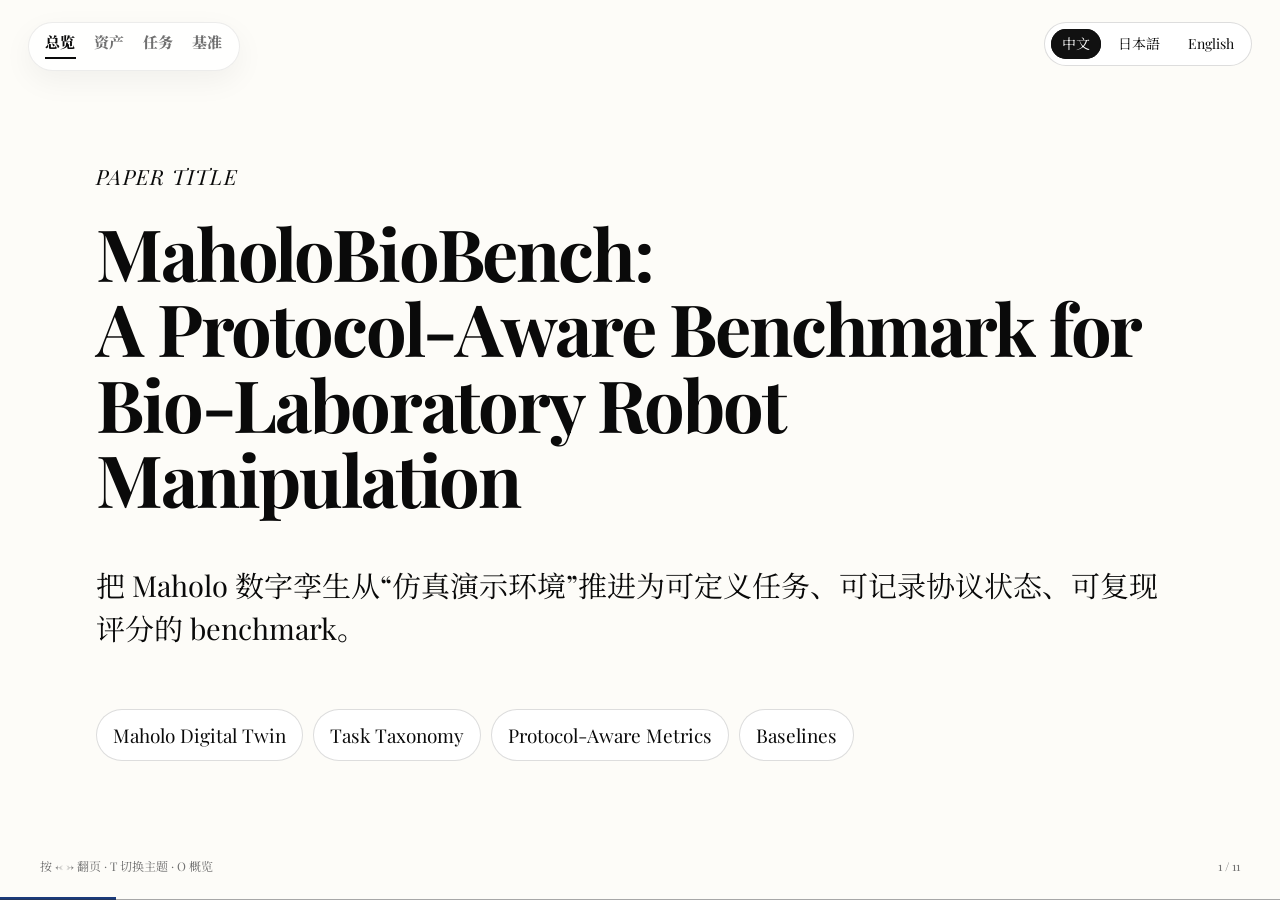
<file: presentation/index.html>
<!DOCTYPE html>
<html lang="zh-CN" data-theme="academic-paper">
<head>
<meta charset="utf-8">
<meta name="viewport" content="width=device-width,initial-scale=1">
<title>MaholoBioBench: A Protocol-Aware Benchmark for Bio-Laboratory Robot Manipulation</title>
<link rel="stylesheet" href="assets/styles/fonts.css">
<link rel="stylesheet" href="assets/styles/base.css">
<link rel="stylesheet" id="theme-link" href="assets/themes/academic-paper.css">
<link rel="stylesheet" href="assets/animations/animations.css">
<link rel="stylesheet" href="assets/styles/page_rail.css">
<link rel="stylesheet" href="assets/styles/site_header.css">
<style>
  .slide { letter-spacing: 0; }
  .kicker { color: var(--muted); font-size: 21px; text-transform: uppercase; letter-spacing: .06em; }
  .title { font-size: 76px; line-height: 1.06; margin: 18px 0; }
  .h2 { font-size: 52px; line-height: 1.12; margin: 10px 0 20px; }
  .lead { font-size: 29px; line-height: 1.48; color: var(--muted); max-width: none; width: 100%; }
  .tag-row { display: flex; gap: 10px; flex-wrap: wrap; margin-top: 30px; }
  .tag { border: 1px solid var(--border); border-radius: 999px; padding: 10px 16px; background: var(--surface); font-size: 19px; }
  .grid2 { display: grid; grid-template-columns: 1fr 1fr; gap: 34px; margin-top: 34px; }
  .grid3 { display: grid; grid-template-columns: repeat(3, 1fr); gap: 34px; margin-top: 34px; }
  .cardx { border: 0; border-top: 2px solid var(--border); border-radius: 0; background: transparent; padding: 20px 0 0; min-height: 140px; }
  .cardx h3 { margin: 0 0 12px; font-size: 28px; line-height: 1.18; }
  .cardx p, .cardx li { font-size: 22px; line-height: 1.48; color: var(--muted); }
  .cardx ul { margin: 14px 0 0; padding-left: 22px; }
  .cardx li { margin-bottom: 14px; }
  .cardx li:last-child { margin-bottom: 0; }
  .table { display: grid; gap: 0; border: 1px solid var(--border); border-radius: 8px; overflow: hidden; margin-top: 24px; }
  .table.c3 { grid-template-columns: 1fr 1.25fr 1.35fr; }
  .table.c4 { grid-template-columns: .9fr 1.25fr 1.25fr 1.3fr; }
  .table div { padding: 15px 16px; border-right: 1px solid var(--border); border-bottom: 1px solid var(--border); background: var(--surface); font-size: 20px; line-height: 1.38; }
  .table.c3 div:nth-child(3n), .table.c4 div:nth-child(4n) { border-right: 0; }
  .table .head { font-weight: 800; background: var(--surface-2); color: var(--text); }
  .table .key { font-weight: 800; color: var(--text); }
  .table .em { background: color-mix(in srgb, var(--accent) 10%, var(--surface)); }
  .hero { display: grid; grid-template-columns: 1.1fr .9fr; gap: 30px; align-items: start; margin-top: 26px; }
  .hero img { width: 100%; max-height: 520px; object-fit: cover; border: 1px solid var(--border); border-radius: 8px; }
  .statement { border: 0; border-radius: 0; background: transparent; padding: 0; font-size: 28px; line-height: 1.46; margin-top: 28px; max-width: none; width: 100%; }
  .numbered-list { counter-reset: item; display: grid; gap: 36px; margin-top: 38px; max-width: none; width: 100%; }
  .numbered-item { counter-increment: item; display: grid; grid-template-columns: 62px 1fr; column-gap: 18px; align-items: start; }
  .numbered-item::before { content: counter(item, decimal-leading-zero); font-size: 34px; line-height: 1.05; font-weight: 800; color: var(--accent); }
  .numbered-item h3 { font-size: 30px; line-height: 1.16; margin: 0 0 7px; }
  .numbered-item p { font-size: 23px; line-height: 1.5; color: var(--muted); margin: 0; }
  .footnote { margin-top: 28px; font-size: 17px; line-height: 1.45; color: var(--muted); max-width: none; width: 100%; }
  .flow { display: grid; grid-template-columns: repeat(5, 1fr); gap: 12px; margin-top: 30px; }
  .flow .node { border: 0; border-top: 2px solid var(--border); border-radius: 0; background: transparent; padding: 18px 0 0; min-height: 112px; font-size: 19px; line-height: 1.42; }
  .flow .node strong { display: block; font-size: 22px; color: var(--text); margin-bottom: 8px; }
  .resource-links { display: grid; grid-template-columns: repeat(3, 1fr); gap: 14px; margin-top: 28px; }
  .resource-link { display: block; text-align: left; text-decoration: none; color: var(--text); border: 1px solid var(--border); border-radius: 8px; background: var(--surface); padding: 18px 20px; transition: transform .16s ease, border-color .16s ease; }
  .resource-link:hover { transform: translateY(-2px); border-color: var(--accent); }
  .resource-link strong { display: block; font-size: 22px; line-height: 1.2; margin-bottom: 7px; }
  .resource-link span { display: block; font-size: 17px; line-height: 1.38; color: var(--muted); }
  .big { font-size: 98px; line-height: 1; font-weight: 900; }
  .center { display: grid; place-items: center; text-align: center; }
  .muted { color: var(--muted); }
  code { font-size: .92em; }
</style>
</head>
<body
  data-themes="academic-paper,minimal-white,corporate-clean,swiss-grid,engineering-whiteprint,blueprint,tokyo-night"
  data-theme-base="assets/themes/">
<div class="site-header">
  <nav class="page-rail" aria-label="Page navigation">
    <a href="index.html" class="is-active" data-i18n="nav.overview">总览</a>
    <a href="env_assets.html" data-i18n="nav.assets">资产</a>
    <a href="tasks.html" data-i18n="nav.tasks">任务</a>
    <a href="baseline.html" data-i18n="nav.baseline">Baseline</a>
  </nav>
  <div class="lang-switch" aria-label="Language switch">
    <button type="button" data-lang="zh" class="is-active" data-i18n="lang.zh">中文</button>
    <button type="button" data-lang="ja" data-i18n="lang.ja">日本語</button>
    <button type="button" data-lang="en" data-i18n="lang.en">English</button>
  </div>
</div>
<div class="deck">

  <section class="slide" data-title="Cover">
    <p class="kicker">Paper Title</p>
    <h1 class="title anim-fade-up" data-anim="fade-up">MaholoBioBench:<br>A Protocol-Aware Benchmark for Bio-Laboratory Robot Manipulation</h1>
    <p class="lead">把 Maholo 数字孪生从“仿真演示环境”推进为可定义任务、可记录协议状态、可复现评分的 benchmark。</p>
    <div class="tag-row">
      <span class="tag">Maholo Digital Twin</span>
      <span class="tag">Task Taxonomy</span>
      <span class="tag">Protocol-Aware Metrics</span>
      <span class="tag">Baselines</span>
    </div>
    <div class="deck-footer"><span class="muted">按 ← → 翻页 · T 切换主题 · O 概览</span><span class="slide-number" data-current="1" data-total="11"></span></div>
    <div class="notes">开场只讲一句：这项研究的主线已经收敛为 benchmark paper，而不是新算法 paper。</div>
  </section>

  <section class="slide" data-title="Main Claim">
    <p class="kicker">Core Position</p>
    <h2 class="h2">MaholoBioBench 不是某个策略，而是一套“考试系统”</h2>
    <div class="statement">
      MaholoBioBench 定义生物实验室机器人在 Maholo 数字孪生中的任务层级、协议状态、评价指标和可复现实验流程，用来区分 <strong>geometric success</strong> 与 <strong>experimental protocol success</strong>。
    </div>
    <div class="numbered-list">
      <div class="numbered-item">
        <div>
          <h3>研究对象</h3>
          <p>面向 Maholo 数字孪生中的生物实验室机器人操作，定义可复现、可比较的任务和评价流程。</p>
        </div>
      </div>
      <div class="numbered-item">
        <div>
          <h3>核心贡献</h3>
          <p>构建仿真环境、任务层级、协议状态、评价指标和 episode 输出格式，让实验操作可以被系统化评分。</p>
        </div>
      </div>
      <div class="numbered-item">
        <div>
          <h3>Baseline 作用</h3>
          <p>用现有策略在冻结任务上建立参考结果，验证任务可执行性、难度梯度和 protocol-aware metrics 的区分能力。</p>
        </div>
      </div>
    </div>
    <p class="footnote">注：这里的“协议”指实验流程中的语义状态，例如步骤进度、样品身份、液体体积、tip 状态、污染约束和设备状态。</p>
    <div class="deck-footer"><span></span><span class="slide-number" data-current="2" data-total="11"></span></div>
    <div class="notes">这里需要避免讲成“我要提出一个新控制算法”。真正可防御的贡献是 benchmark contract 和 protocol-aware evaluation。</div>
  </section>

  <section class="slide" data-title="Contribution 1">
    <p class="kicker">Contribution 1</p>
    <h2 class="h2">Maholo 生物实验室数字孪生环境</h2>
    <div class="hero">
      <img src="maholo_all_equipment_frontview.png" alt="Maholo laboratory digital twin">
      <div class="cardx">
        <h3>固定但高度结构化的实验室空间</h3>
        <ul>
          <li>围绕 Maholo 机器人量身设计的 lab room</li>
          <li>机器人周围布置工作台、培养箱、冰箱、rack、pipette、tube、tip box 等</li>
          <li>价值不是随机生成场景，而是提供贴近实验室自动化工作站的 high-fidelity digital twin</li>
        </ul>
      </div>
    </div>
    <div class="deck-footer"><span></span><span class="slide-number" data-current="3" data-total="11"></span></div>
    <div class="notes">这一页强调和普通桌面 manipulation benchmark 的差异：你的环境是固定小屋子，但固定不等于弱，价值在结构化、实验室设备密度和 Maholo 专用设计。</div>
  </section>

  <section class="slide" data-title="Contribution 2">
    <p class="kicker">Contribution 2</p>
    <h2 class="h2">三层次任务体系</h2>
    <div class="table c4">
      <div class="head">层级</div><div class="head">定义</div><div class="head">Task Families</div><div class="head">评价重点</div>
      <div class="key">Level 1<br>General Primitives</div><div>不绑定具体实验协议的基础动作能力</div><div><code>ReachTargetPose</code><br><code>GraspLabObject</code><br><code>TransportHeldObject</code><br><code>OpenArticulatedEquipment</code></div><div>pose error、grasp stability、collision、door angle</div>
      <div class="key">Level 2<br>Bio-Lab Skills</div><div>带实验室物体和操作语义的技能</div><div><code>RetrieveContainer</code><br><code>TransferLiquid</code></div><div>sample identity、volume、tip state、equipment state</div>
      <div class="key">Level 3<br>Protocol Tasks</div><div>由多个技能组成的长时序实验协议</div><div><code>RetrieveAndTransferSample</code><br><code>PrepareDilutionSeries</code></div><div>protocol completion、step order、progress、violations</div>
    </div>
    <p class="lead" style="margin-top:24px">三个层级都采用统一结构：每个 <strong>Task Family</strong> 下包含具体 <strong>instances</strong>，并通过 <strong>variations</strong> 构造泛化测试。</p>
    <div class="deck-footer"><span></span><span class="slide-number" data-current="4" data-total="11"></span></div>
    <div class="notes">这一页回应刚才确认的关键点：普遍机器人 benchmark 更常用 family 级别，而不是把单一对象任务当顶层任务。</div>
  </section>

  <section class="slide" data-title="Task Example">
    <p class="kicker">Design Pattern</p>
    <h2 class="h2">每个 Task Family 如何展开</h2>
    <div class="table c3">
      <div class="head">Task Family</div><div class="head">Instances</div><div class="head">Variations</div>
      <div class="key">ReachTargetPose</div><div>ReachPipetteGraspPose<br>ReachTubePose<br>ReachEquipmentHandle</div><div>target pose、target affordance、arm、camera、layout、clutter</div>
      <div class="key">GraspLabObject</div><div>GraspPipette<br>GraspTube<br>GraspPlate<br>GraspLidOrCap</div><div>object type、object pose、rack slot、grasp affordance、mass、friction</div>
      <div class="key">OpenArticulatedEquipment</div><div>OpenCoolIncubator<br>OpenDeepFreezer<br>OpenCO2Incubator</div><div>equipment type、initial angle、target angle、handle pose、latch state</div>
      <div class="key">TransferLiquid</div><div>TubeToTubeTransfer<br>TubeToPlateTransfer<br>MultiChannelPlateTransfer</div><div>volume、sample id、tip state、source / target container、distance</div>
    </div>
    <div class="deck-footer"><span></span><span class="slide-number" data-current="5" data-total="11"></span></div>
    <div class="notes">这页可以直接用来和导师讨论任务命名。Task Family 用抽象能力命名，instance 用具体对象和实验场景命名，variation 用来构造泛化测试。</div>
  </section>

  <section class="slide" data-title="Contribution 3">
    <p class="kicker">Contribution 3</p>
    <h2 class="h2">每个任务都制定实验操作评价方法</h2>
    <div class="table c4">
      <div class="head">评分层级</div><div class="head">判断问题</div><div class="head">典型指标</div><div class="head">实验意义</div>
      <div class="key">Robot / Geometry</div><div>动作有没有完成？</div><div>task success、pose error、collision、trajectory smoothness</div><div>保证基础机器人动作可控</div>
      <div class="key">Protocol Progress</div><div>步骤有没有按协议推进？</div><div>completion rate、progress score、step order accuracy</div><div>长时序实验不能只看最终位置</div>
      <div class="key">Sample Correctness</div><div>是否操作正确样品？</div><div>sample identity accuracy、wrong sample count</div><div>拿错样品在几何上可能成功，但实验失败</div>
      <div class="key">Liquid Semantics</div><div>液体状态是否正确？</div><div>volume error、relative volume error、concentration correctness</div><div>体积和浓度决定实验结果</div>
      <div class="key">Bio-Lab Violations</div><div>是否违反实验约束？</div><div>contamination、tip reuse、temperature zone、equipment state</div><div>污染和温区错误应直接扣分</div>
    </div>
    <div class="deck-footer"><span></span><span class="slide-number" data-current="6" data-total="11"></span></div>
    <div class="notes">这里是最核心的研究新意。普通 benchmark 多看几何动作，MaholoBioBench 还要看协议、样品、液体、污染和设备状态。</div>
  </section>

  <section class="slide" data-title="Contribution 4">
    <p class="kicker">Contribution 4</p>
    <h2 class="h2">Baseline 范围：覆盖冻结任务，而不是所有未来任务</h2>
    <div class="statement">
      推荐策略：<strong>v0 覆盖所有冻结的 8 个 task families</strong>，每个 family 先选择 1-2 个代表性 instance 运行 baseline。
    </div>
    <div class="table c3">
      <div class="head">Agent Type</div><div class="head">作用</div><div class="head">论文中证明什么</div>
      <div class="key">Scripted Expert</div><div>生成可行示范和任务上限</div><div>任务不是不可解，episode 格式可复现</div>
      <div class="key">Imitation / BC</div><div>从 expert trajectories 学习</div><div>Level 1 到 Level 3 的误差累积</div>
      <div class="key">State-Based RL</div><div>用奖励学习连续控制</div><div>稀疏奖励和 protocol metrics 下的能力边界</div>
      <div class="key">Sequence / Planner</div><div>组合多个 primitive 执行协议</div><div>长时序、步骤顺序和状态追踪难点</div>
      <div class="key">Optional VLA</div><div>作为外部现有模型测试</div><div>可作为扩展实验，不定义核心贡献</div>
    </div>
    <div class="deck-footer"><span></span><span class="slide-number" data-current="7" data-total="11"></span></div>
    <div class="notes">这里回答“所有还是大部分”的问题：论文第一版不要承诺所有 future tasks。冻结的 v0 family 要尽量全覆盖，但每个 family 可以先选代表实例。</div>
  </section>

  <section class="slide" data-title="Result Tables">
    <p class="kicker">Expected Evidence</p>
    <h2 class="h2">最后需要形成的结果表</h2>
    <div class="table c4">
      <div class="head">结果表</div><div class="head">Rows</div><div class="head">Columns / Evidence</div><div class="head">证明目的</div>
      <div class="key">Task Suite Summary</div><div>8 task families + representative instances</div><div>level、objects、variations、metrics</div><div>任务定义完整，不是 demo collection</div>
      <div class="key">Expert Feasibility</div><div>8 task families</div><div>expert SR、steps、collision、progress</div><div>证明任务可执行</div>
      <div class="key">Baseline Comparison</div><div>scripted / imitation / RL / sequence</div><div>Level 1/2/3 SR、volume error、violations</div><div>证明 benchmark 有区分度</div>
      <div class="key">Metric Gap</div><div>agents / tasks</div><div>geometric success vs protocol success</div><div>证明普通成功率不够</div>
      <div class="key">Generalization</div><div>seen vs unseen</div><div>layout、sample id、rack slot、equipment state</div><div>证明 variation 设计有价值</div>
    </div>
    <div class="deck-footer"><span></span><span class="slide-number" data-current="8" data-total="11"></span></div>
    <div class="notes">这页可以作为接下来工作的验收标准。真正的 benchmark paper 最终要有这些表，而不只是环境截图。</div>
  </section>

  <section class="slide" data-title="Milestones">
    <p class="kicker">Milestone · 2026.07-2027.03</p>
    <h2 class="h2">2027 年 3 月前完成 MaholoBioBench v0 闭环</h2>
    <div class="table c4">
      <div class="head">阶段</div><div class="head">时间</div><div class="head">目标</div><div class="head">交付物</div>
      <div class="key">M1<br>Environment Readiness</div><div>2026.7-2026.8</div><div>完善 Maholo robosuite 中所有模型的 collision model，并把关键仪器做成可交互 object</div><div>稳定碰撞几何；可打开的门/盖；可运行或可切换状态的仪器</div>
      <div class="key">M2<br>Task Definition</div><div>2026.8-2026.9</div><div>定义所有 v0 动作任务的 Task Families、Instances 和 Variations</div><div>冻结 task registry；确定 seen / unseen variations；完成任务文档</div>
      <div class="key">M3<br>Protocol Evaluation</div><div>2026.9-2026.10</div><div>定义基于实验流程语义的状态、规则和评价方法</div><div>protocol state schema；metrics；violations；episode summary 输出</div>
      <div class="key">M4<br>Baseline Results</div><div>2026.10-2027.03</div><div>用现有方法完成 baseline，并形成论文结果表</div><div>BC、SAC、PPO 等结果；expert feasibility；metric gap；generalization 表</div>
    </div>
    <p class="footnote">注：M1 中的 collision model 建议表述为“完善碰撞模型 / convex decomposition / 多碰撞子部件拆分”，核心目标是让仪器和 labware 能稳定交互，而不是把“非凸化”本身作为贡献。</p>
    <div class="deck-footer"><span></span><span class="slide-number" data-current="9" data-total="11"></span></div>
    <div class="notes">这页给出从 7 月到年底的执行路线。重点是先让环境和任务定义稳定，再进入协议评价和 baseline 实验。</div>
  </section>

  <section class="slide center" data-title="Closing">
    <div>
      <p class="kicker">Final Formulation</p>
      <div class="big">MaholoBioBench</div>
      <p class="lead" style="margin:22px auto 0">
        一个基于 Maholo 生物实验室数字孪生的协议感知机器人操作 benchmark：<br>贡献固定但高保真的实验室环境、三层次任务体系、实验协议评价标准，并用 baselines 验证任务可执行性和指标区分度。
      </p>
      <div class="flow">
        <div class="node"><strong>Environment</strong>Maholo 专用实验室小屋</div>
        <div class="node"><strong>Tasks</strong>Task Family / Instance / Variation</div>
        <div class="node"><strong>Protocol</strong>sample、volume、tip、equipment</div>
        <div class="node"><strong>Metrics</strong>geometry + experiment success</div>
        <div class="node"><strong>Baselines</strong>覆盖 v0 冻结任务</div>
      </div>
    </div>
    <div class="deck-footer"><span class="muted">MaholoBioBench · Research Direction Summary</span><span class="slide-number" data-current="10" data-total="11"></span></div>
    <div class="notes">最后收束：这就是接下来论文的主线表达。不要把算法放在中心，算法只是考生。</div>
  </section>

  <section class="slide center" data-title="Links">
    <div>
      <p class="kicker">Related Pages</p>
      <h2 class="h2">相关页面入口</h2>
      <p class="lead" style="margin:18px auto 0">主 deck 作为入口页，其余页面作为辅助材料链接。</p>
      <div class="resource-links">
        <a class="resource-link" href="env_assets.html">
          <strong>Maholo 环境资产可视化</strong>
          <span>查看固定场景、可移动物品和可交互仪器的 3D 旋转模型。</span>
        </a>
        <a class="resource-link" href="tasks.html">
          <strong>任务定义与评价</strong>
          <span>查看三层级任务定义、实现状态、协议状态、评价指标和统一输出格式。</span>
        </a>
        <a class="resource-link" href="baseline.html">
          <strong>Baseline 结果记录</strong>
          <span>记录 4 + 2 + 2 baseline 子集的训练设置、评价指标和结果表。</span>
        </a>
      </div>
    </div>
    <div class="deck-footer"><span class="muted">MaholoBioBench · Links</span><span class="slide-number" data-current="11" data-total="11"></span></div>
    <div class="notes">这一页只作为导航入口，不承担主要论述。</div>
  </section>

</div>
<script src="assets/scripts/runtime.js"></script>
<script src="assets/i18n/common.js"></script>
<script src="assets/scripts/site_i18n.js"></script>
<script src="assets/i18n/index.js"></script>
<script>
const translatableSelector = [
  ".slide .kicker",
  ".slide h1",
  ".slide h2",
  ".slide h3",
  ".slide .lead",
  ".slide .tag",
  ".slide .statement",
  ".slide .numbered-item p",
  ".slide .footnote",
  ".slide li",
  ".slide .table div",
  ".slide .flow .node",
  ".slide .big",
  ".slide .resource-link strong",
  ".slide .resource-link span",
  ".slide .notes",
  ".deck-footer span:first-child"
].join(",");

const translatableElements = Array.from(document.querySelectorAll(translatableSelector));
translatableElements.forEach((el) => {
  el.dataset.zh = el.innerHTML.trim();
});

function setLanguage(lang) {
  document.documentElement.lang = lang === "zh" ? "zh-CN" : lang;
  translatableElements.forEach((el) => {
    const source = el.dataset.zh;
    el.innerHTML = lang === "zh" ? source : (window.MaholoDeckTranslations[lang] && window.MaholoDeckTranslations[lang][source]) || source;
  });
  localStorage.setItem("maholobiobench-lang", lang);
}

window.addEventListener("maholobiobench:langchange", (event) => {
  setLanguage(event.detail.lang);
});

document.querySelectorAll(".lang-switch button[data-lang]").forEach((button) => {
  button.addEventListener("click", () => setLanguage(button.dataset.lang));
});

setLanguage((window.MaholoSiteI18n && window.MaholoSiteI18n.getLang()) || localStorage.getItem("maholobiobench-lang") || "zh");
</script>
</body>
</html>
</file>
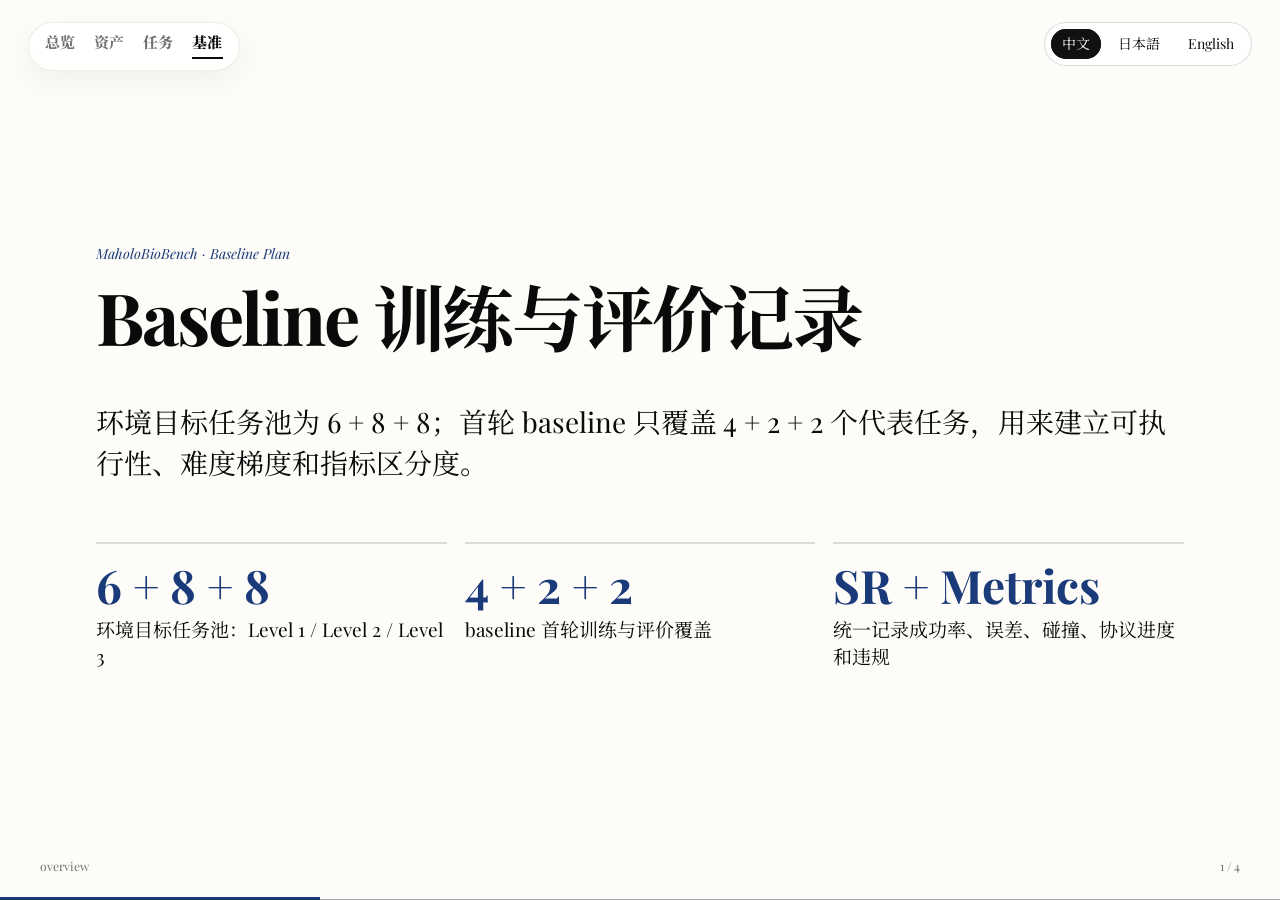
<file: presentation/baseline.html>
<!DOCTYPE html>
<html lang="zh-CN" data-theme="academic-paper">
<head>
<meta charset="utf-8">
<meta name="viewport" content="width=device-width,initial-scale=1">
<title>MaholoBioBench · Baseline</title>
<link rel="stylesheet" href="assets/styles/fonts.css">
<link rel="stylesheet" href="assets/styles/base.css">
<link rel="stylesheet" id="theme-link" href="assets/themes/academic-paper.css">
<link rel="stylesheet" href="assets/animations/animations.css">
<link rel="stylesheet" href="assets/styles/page_rail.css">
<link rel="stylesheet" href="assets/styles/site_header.css">
<style>
  .slide { letter-spacing: 0; }
  .title { font-size: 72px; line-height: 1.06; margin: 18px 0; }
  .h2 { font-size: 50px; line-height: 1.12; margin: 10px 0 20px; }
  .lead { font-size: 28px; line-height: 1.48; color: var(--muted); max-width: none; width: 100%; }
  .tag-row { display: flex; gap: 10px; flex-wrap: wrap; margin-top: 26px; }
  .tag { border: 1px solid var(--border); border-radius: 999px; padding: 10px 16px; background: var(--surface); font-size: 19px; }
  .summary-grid { display: grid; grid-template-columns: repeat(3, 1fr); gap: 18px; margin-top: 30px; }
  .metric { border-top: 2px solid var(--border); padding-top: 18px; }
  .metric strong { display: block; font-size: 46px; line-height: 1; margin-bottom: 8px; color: var(--accent); }
  .metric span { color: var(--muted); font-size: 19px; line-height: 1.4; }
  .mini-table { width: 100%; border-collapse: collapse; font-size: 17px; }
  .mini-table th, .mini-table td { padding: 12px 13px; border-bottom: 1px solid var(--border); vertical-align: top; }
  .mini-table th { font-size: 12px; text-transform: uppercase; letter-spacing: .08em; color: var(--text-3); font-weight: 800; }
  .mini-table tr:hover td { background: var(--surface-2); }
  .status { font-weight: 800; }
  .status.done { color: var(--good); }
  .status.partial { color: var(--warn); }
  .status.todo { color: var(--bad); }
  .note-box { margin-top: 22px; border: 1px solid var(--border); border-radius: 8px; background: var(--surface); padding: 18px 20px; font-size: 21px; line-height: 1.45; color: var(--muted); }
  code { font-size: .92em; }
  @media (max-width: 900px) {
    .title { font-size: 54px; }
    .h2 { font-size: 36px; }
    .lead { font-size: 22px; }
    .summary-grid { grid-template-columns: 1fr; }
    .mini-table { font-size: 14px; }
  }
</style>
</head>
<body data-themes="academic-paper,minimal-white,corporate-clean,swiss-grid,engineering-whiteprint,blueprint,tokyo-night" data-theme-base="assets/themes/">
<div class="site-header">
  <nav class="page-rail" aria-label="页面导航">
    <a href="index.html" data-i18n="nav.overview">总览</a>
    <a href="env_assets.html" data-i18n="nav.assets">资产</a>
    <a href="tasks.html" data-i18n="nav.tasks">任务</a>
    <a href="baseline.html" class="is-active" data-i18n="nav.baseline">Baseline</a>
  </nav>
  <div class="lang-switch" aria-label="Language switch">
    <button type="button" data-lang="zh" class="is-active" data-i18n="lang.zh">中文</button>
    <button type="button" data-lang="ja" data-i18n="lang.ja">日本語</button>
    <button type="button" data-lang="en" data-i18n="lang.en">English</button>
  </div>
</div>
<div class="deck">

  <section class="slide" data-title="Cover">
    <p class="kicker" data-i18n="baseline.cover_kicker">MaholoBioBench · Baseline Plan</p>
    <h1 class="title anim-fade-up" data-anim="fade-up" data-i18n="baseline.cover_title">Baseline 训练与评价记录</h1>
    <p class="lead" data-i18n="baseline.cover_lead">环境目标任务池为 6 + 8 + 8；首轮 baseline 只覆盖 4 + 2 + 2 个代表任务，用来建立可执行性、难度梯度和指标区分度。</p>
    <div class="summary-grid">
      <div class="metric"><strong data-i18n="baseline.pool_count">6 + 8 + 8</strong><span data-i18n="baseline.pool_label">环境目标任务池：Level 1 / Level 2 / Level 3</span></div>
      <div class="metric"><strong data-i18n="baseline.eval_count">4 + 2 + 2</strong><span data-i18n="baseline.eval_label">baseline 首轮训练与评价覆盖</span></div>
      <div class="metric"><strong data-i18n="baseline.output_count">SR + Metrics</strong><span data-i18n="baseline.output_label">统一记录成功率、误差、碰撞、协议进度和违规</span></div>
    </div>
    <div class="deck-footer"><span class="dim2" data-i18n="baseline.footer_overview">overview</span><span class="slide-number" data-current="1" data-total="4"></span></div>
    <div class="notes" data-i18n="baseline.note_cover">这一页只定义 baseline 记录范围：完整任务池和首轮评估子集分开写。</div>
  </section>

  <section class="slide" data-title="Task Subset">
    <p class="kicker" data-i18n="baseline.subset_kicker">Evaluation Subset</p>
    <h2 class="h2" data-i18n="baseline.subset_title">首轮 baseline 覆盖 4 + 2 + 2 个任务</h2>
    <table class="mini-table">
      <thead>
        <tr>
          <th data-i18n="baseline.col_level">层级</th>
          <th data-i18n="baseline.col_selected">baseline 任务</th>
          <th data-i18n="baseline.col_reason">选择目的</th>
          <th data-i18n="baseline.col_status">状态</th>
        </tr>
      </thead>
      <tbody>
        <tr>
          <td><code>Level 1</code></td>
          <td><code>ReachTargetPose</code><br><code>GraspLabObject</code><br><code>TransportHeldObject</code><br><code>OpenArticulatedEquipment</code></td>
          <td data-i18n="baseline.reason_l1">覆盖 reach、grasp、transport、articulated opening 四类动作原语（均有已实现/部分实现环境），验证基础动作可学性。</td>
          <td class="status partial" data-i18n="baseline.status_ready_partial">部分可跑</td>
        </tr>
        <tr>
          <td><code>Level 2</code></td>
          <td><code>RetrieveContainer</code><br><code>TransferLiquid</code></td>
          <td data-i18n="baseline.reason_l2">覆盖容器检索和液体转移，验证实验室语义状态与基础技能组合。</td>
          <td class="status todo" data-i18n="baseline.status_pending_impl">待实现后训练</td>
        </tr>
        <tr>
          <td><code>Level 3</code></td>
          <td><code>RetrieveAndTransferSample</code><br><code>PrepareDilutionSeries</code></td>
          <td data-i18n="baseline.reason_l3">覆盖长流程样品转移和稀释序列，验证协议进度和累计误差。</td>
          <td class="status todo" data-i18n="baseline.status_pending_impl">待实现后训练</td>
        </tr>
      </tbody>
    </table>
    <div class="note-box" data-i18n="baseline.subset_note">baseline 子集不是完整任务池；它只用于第一版论文结果表，完整环境仍按 6 + 8 + 8 的任务池组织。</div>
    <div class="deck-footer"><span class="dim2" data-i18n="baseline.footer_subset">subset</span><span class="slide-number" data-current="2" data-total="4"></span></div>
    <div class="notes" data-i18n="baseline.note_subset">这里避免承诺所有任务都已经训练，只写首轮 baseline 的最小覆盖面。</div>
  </section>

  <section class="slide" data-title="Methods">
    <p class="kicker" data-i18n="baseline.methods_kicker">Methods</p>
    <h2 class="h2" data-i18n="baseline.methods_title">baseline 方法与统一记录字段</h2>
    <table class="mini-table">
      <thead>
        <tr>
          <th data-i18n="baseline.col_method">方法</th>
          <th data-i18n="baseline.col_role">作用</th>
          <th data-i18n="baseline.col_record">记录字段</th>
        </tr>
      </thead>
      <tbody>
        <tr>
          <td><code>Scripted Expert</code></td>
          <td data-i18n="baseline.role_scripted">生成可行示范和任务上限。</td>
          <td data-i18n="baseline.record_common">SR、steps、collision、pose error、protocol progress、violations</td>
        </tr>
        <tr>
          <td><code>Behavior Cloning</code></td>
          <td data-i18n="baseline.role_bc">从 expert trajectories 学习，观察误差累积。</td>
          <td data-i18n="baseline.record_common">SR、steps、collision、pose error、protocol progress、violations</td>
        </tr>
        <tr>
          <td><code>State-Based RL</code></td>
          <td data-i18n="baseline.role_rl">验证稀疏奖励和 protocol metrics 下的学习边界。</td>
          <td data-i18n="baseline.record_common">SR、steps、collision、pose error、protocol progress、violations</td>
        </tr>
      </tbody>
    </table>
    <div class="deck-footer"><span class="dim2" data-i18n="baseline.footer_methods">methods</span><span class="slide-number" data-current="3" data-total="4"></span></div>
    <div class="notes" data-i18n="baseline.note_methods">这里保留方法和记录字段，具体数值等实验跑完再填。</div>
  </section>

  <section class="slide" data-title="Results">
    <p class="kicker" data-i18n="baseline.results_kicker">Result Table</p>
    <h2 class="h2" data-i18n="baseline.results_title">结果表占位</h2>
    <table class="mini-table">
      <thead>
        <tr>
          <th data-i18n="baseline.col_task">任务</th>
          <th data-i18n="baseline.col_expert">Expert SR</th>
          <th data-i18n="baseline.col_bc">BC SR</th>
          <th data-i18n="baseline.col_rl">RL SR</th>
          <th data-i18n="baseline.col_protocol">Protocol score</th>
          <th data-i18n="baseline.col_notes">备注</th>
        </tr>
      </thead>
      <tbody>
        <tr><td><code>ReachTargetPose</code></td><td>TBD</td><td>TBD</td><td>TBD</td><td>TBD</td><td data-i18n="baseline.result_note_l1">Level 1 几何动作</td></tr>
        <tr><td><code>GraspLabObject</code></td><td>TBD</td><td>TBD</td><td>TBD</td><td>TBD</td><td data-i18n="baseline.result_note_l1">Level 1 几何动作</td></tr>
        <tr><td><code>TransportHeldObject</code></td><td>TBD</td><td>TBD</td><td>TBD</td><td>TBD</td><td data-i18n="baseline.result_note_l1">Level 1 几何动作</td></tr>
        <tr><td><code>OpenArticulatedEquipment</code></td><td>TBD</td><td>TBD</td><td>TBD</td><td>TBD</td><td data-i18n="baseline.result_note_equipment">设备关节状态</td></tr>
        <tr><td><code>RetrieveContainer</code></td><td>TBD</td><td>TBD</td><td>TBD</td><td>TBD</td><td data-i18n="baseline.result_note_l2">实验室语义技能</td></tr>
        <tr><td><code>TransferLiquid</code></td><td>TBD</td><td>TBD</td><td>TBD</td><td>TBD</td><td data-i18n="baseline.result_note_l2">实验室语义技能</td></tr>
        <tr><td><code>RetrieveAndTransferSample</code></td><td>TBD</td><td>TBD</td><td>TBD</td><td>TBD</td><td data-i18n="baseline.result_note_l3">长流程协议</td></tr>
        <tr><td><code>PrepareDilutionSeries</code></td><td>TBD</td><td>TBD</td><td>TBD</td><td>TBD</td><td data-i18n="baseline.result_note_l3">长流程协议</td></tr>
      </tbody>
    </table>
    <div class="deck-footer"><span class="dim2" data-i18n="baseline.footer_results">results</span><span class="slide-number" data-current="4" data-total="4"></span></div>
    <div class="notes" data-i18n="baseline.note_results">结果页只保留表格结构，后续实验数值进来后直接替换 TBD。</div>
  </section>

</div>
<script src="assets/scripts/runtime.js"></script>
<script src="assets/i18n/common.js"></script>
<script src="assets/i18n/baseline.js"></script>
<script src="assets/scripts/site_i18n.js"></script>
</body>
</html>
</file>
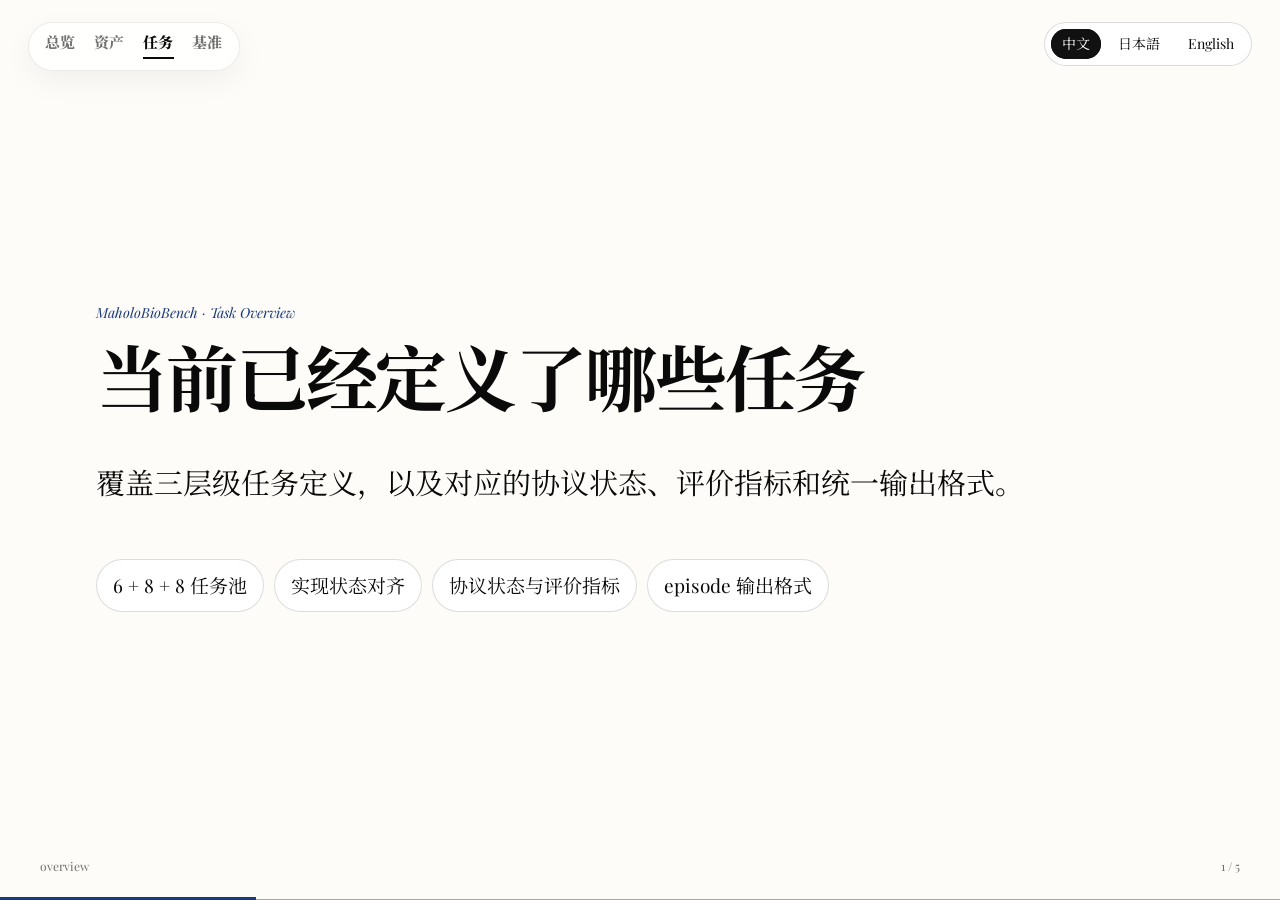
<file: presentation/tasks.html>
<!DOCTYPE html>
<html lang="zh-CN" data-theme="academic-paper">
<head>
<meta charset="utf-8">
<meta name="viewport" content="width=device-width,initial-scale=1">
<title>MaholoBioBench · 任务</title>
<link rel="stylesheet" href="assets/styles/fonts.css">
<link rel="stylesheet" href="assets/styles/base.css">
<link rel="stylesheet" id="theme-link" href="assets/themes/academic-paper.css">
<link rel="stylesheet" href="assets/animations/animations.css">
<link rel="stylesheet" href="assets/styles/page_rail.css">
<link rel="stylesheet" href="assets/styles/site_header.css">
<style>
  .slide { letter-spacing: 0; }
  .title { font-size: 76px; line-height: 1.06; margin: 18px 0; }
  .h2 { font-size: 52px; line-height: 1.12; margin: 10px 0 20px; }
  .lead { font-size: 29px; line-height: 1.48; color: var(--muted); max-width: none; width: 100%; }
  .tag-row { display: flex; gap: 10px; flex-wrap: wrap; margin-top: 26px; }
  .tag { border: 1px solid var(--border); border-radius: 999px; padding: 10px 16px; background: var(--surface); font-size: 19px; }
  .mini-table { width: 100%; border-collapse: collapse; font-size: 18px; }
  .mini-table th, .mini-table td { padding: 13px 14px; border-bottom: 1px solid var(--border); vertical-align: top; }
  .mini-table th { font-size: 12px; text-transform: uppercase; letter-spacing: .08em; color: var(--text-3); font-weight: 800; }
  .mini-table tr:hover td { background: var(--surface-2); }
  .mini-table td.nowrap { white-space: normal; }
  .mini-table td.nowrap code { white-space: nowrap; }
  .mini-table td:nth-child(2) { white-space: nowrap; }
  .section-note { margin-top: 18px; font-size: 18px; line-height: 1.5; color: var(--muted); }
  .output-box { margin-top: 22px; border: 1px solid var(--border); border-radius: 8px; background: var(--surface); padding: 18px 20px; }
  .output-box h4 { margin: 0 0 12px; font-size: 22px; }
  .output-tree { margin: 0; padding: 0; list-style: none; font-family: var(--mono, monospace); font-size: 18px; line-height: 1.55; color: var(--text); }
  .output-tree li { white-space: pre-wrap; }
  .output-tree .dir { color: var(--text-3); }
  .status { font-weight: 800; }
  .status.done { color: var(--good); }
  .status.partial { color: var(--warn); }
  .status.todo { color: var(--bad); }
  code { font-size: .92em; }
  @media (max-width: 900px) {
    .title { font-size: 56px; }
    .h2 { font-size: 38px; }
    .lead { font-size: 22px; }
    .mini-table { font-size: 15px; }
  }
</style>
</head>
<body data-themes="academic-paper,minimal-white,corporate-clean,swiss-grid,engineering-whiteprint,blueprint,tokyo-night" data-theme-base="assets/themes/">
<div class="site-header">
  <nav class="page-rail" aria-label="页面导航">
    <a href="index.html" data-i18n="nav.overview">总览</a>
    <a href="env_assets.html" data-i18n="nav.assets">资产</a>
    <a href="tasks.html" class="is-active" data-i18n="nav.tasks">任务</a>
    <a href="baseline.html" data-i18n="nav.baseline">Baseline</a>
  </nav>
  <div class="lang-switch" aria-label="Language switch">
    <button type="button" data-lang="zh" class="is-active" data-i18n="lang.zh">中文</button>
    <button type="button" data-lang="ja" data-i18n="lang.ja">日本語</button>
    <button type="button" data-lang="en" data-i18n="lang.en">English</button>
  </div>
</div>
<div class="deck">

  <section class="slide" data-title="Cover">
    <p class="kicker" data-i18n="tasks.cover_kicker">MaholoBioBench · Task Overview</p>
    <h1 class="title anim-fade-up" data-anim="fade-up" data-i18n="tasks.cover_title">当前已经定义了哪些任务</h1>
    <p class="lead" data-i18n="tasks.cover_lead">覆盖三层级任务定义，以及对应的协议状态、评价指标和统一输出格式。</p>
    <div class="tag-row">
      <span class="tag" data-i18n="tasks.cover_tag_pool">6 + 8 + 8 task pool</span>
      <span class="tag" data-i18n="tasks.cover_tag_status">Implementation status</span>
      <span class="tag" data-i18n="tasks.cover_tag_protocol">Protocol state</span>
      <span class="tag" data-i18n="tasks.cover_tag_output">Episode output format</span>
    </div>
    <div class="deck-footer"><span class="dim2" data-i18n="tasks.footer_overview">overview</span><span class="slide-number" data-current="1" data-total="5"></span></div>
    <div class="notes" data-i18n="tasks.note_cover">封面只保留标题和一句话，不展开细节。</div>
  </section>

  <section class="slide" data-title="Level 1">
    <p class="kicker" data-i18n="tasks.level1_kicker">Level 1</p>
    <h2 class="h2" data-i18n="tasks.level1_title">基础操控任务</h2>
    <table class="mini-table">
      <thead>
        <tr>
          <th data-i18n="tasks.col_task">任务</th>
          <th data-i18n="tasks.col_status">状态</th>
          <th data-i18n="tasks.col_state">协议状态</th>
          <th data-i18n="tasks.col_metrics">评价指标</th>
        </tr>
      </thead>
      <tbody>
        <tr>
          <td><code data-i18n="tasks.task_reach_target_pose">ReachTargetPose</code></td>
          <td class="status done" data-i18n="tasks.status_done">已实现</td>
          <td class="nowrap" data-i18n="tasks.state_geometry_only">几何状态；无样本/液体语义</td>
          <td data-i18n="tasks.metrics_reach">success, position error, orientation error, collision, steps</td>
        </tr>
        <tr>
          <td><code data-i18n="tasks.task_grasp_lab_object">GraspLabObject</code></td>
          <td class="status done" data-i18n="tasks.status_done">已实现</td>
          <td class="nowrap" data-i18n="tasks.state_grasp_pose">grasp / object pose</td>
          <td data-i18n="tasks.metrics_grasp">grasp success, object displacement, collision, steps</td>
        </tr>
        <tr>
          <td><code data-i18n="tasks.task_transport_held_object">TransportHeldObject</code></td>
          <td class="status partial" data-i18n="tasks.status_partial">部分实现</td>
          <td class="nowrap" data-i18n="tasks.state_held_object">held object pose / trajectory</td>
          <td data-i18n="tasks.metrics_transport">success, target pose error, orientation error, smoothness, collision</td>
        </tr>
        <tr>
          <td><code data-i18n="tasks.task_place_object_at_target">PlaceObjectAtTarget</code></td>
          <td class="status todo" data-i18n="tasks.status_todo">未实现</td>
          <td class="nowrap" data-i18n="tasks.state_place_target">released object pose / placement stability</td>
          <td data-i18n="tasks.metrics_place_target">success, target pose error, placement stability, object displacement, collision</td>
        </tr>
        <tr>
          <td><code data-i18n="tasks.task_open_articulated_equipment">OpenArticulatedEquipment</code></td>
          <td class="status done" data-i18n="tasks.status_done">已实现</td>
          <td class="nowrap" data-i18n-html="tasks.state_equipment_door"><code>equipment_state</code>: door angle, open/close, temperature, contains</td>
          <td data-i18n="tasks.metrics_open_equipment">success, door angle, handle distance, collision, steps</td>
        </tr>
        <tr>
          <td><code data-i18n="tasks.task_press_or_toggle_instrument_control">PressOrToggleInstrumentControl</code></td>
          <td class="status partial" data-i18n="tasks.status_partial">部分实现</td>
          <td class="nowrap" data-i18n-html="tasks.state_control"><code>equipment_state</code> / <code>control_state</code></td>
          <td data-i18n="tasks.metrics_control">success, control state error, contact force proxy, collision</td>
        </tr>
      </tbody>
    </table>
    <div class="deck-footer"><span class="dim2" data-i18n="tasks.footer_level1">level 1</span><span class="slide-number" data-current="2" data-total="5"></span></div>
    <div class="notes" data-i18n="tasks.note_level1">这一页只讲基础动作任务，不展开多余背景。</div>
  </section>

  <section class="slide" data-title="Level 2">
    <p class="kicker" data-i18n="tasks.level2_kicker">Level 2</p>
    <h2 class="h2" data-i18n="tasks.level2_title">实验室技能任务</h2>
    <table class="mini-table">
      <thead>
        <tr>
          <th data-i18n="tasks.col_task">任务</th>
          <th data-i18n="tasks.col_status">状态</th>
          <th data-i18n="tasks.col_state">协议状态</th>
          <th data-i18n="tasks.col_metrics">评价指标</th>
        </tr>
      </thead>
      <tbody>
        <tr>
          <td><code data-i18n="tasks.task_retrieve_container">RetrieveContainer</code></td>
          <td class="status todo" data-i18n="tasks.status_todo">未实现</td>
          <td class="nowrap" data-i18n-html="tasks.state_container_sample_equipment"><code>container_state</code> + <code>sample_state</code> + <code>equipment_state</code></td>
          <td data-i18n="tasks.metrics_retrieve_container">success, sample identity, container pose error, wrong sample count, protocol completion, collision</td>
        </tr>
        <tr>
          <td><code data-i18n="tasks.task_transfer_liquid">TransferLiquid</code></td>
          <td class="status todo" data-i18n="tasks.status_todo">未实现</td>
          <td class="nowrap" data-i18n-html="tasks.state_container_sample_pipette"><code>container_state</code> + <code>sample_state</code> + <code>pipette_state</code></td>
          <td data-i18n="tasks.metrics_transfer_liquid">success, volume error, relative volume error, sample identity, contamination, tip reuse</td>
        </tr>
        <tr>
          <td><code data-i18n="tasks.task_mount_disposable_tip">MountDisposableTip</code></td>
          <td class="status todo" data-i18n="tasks.status_todo">未实现</td>
          <td class="nowrap" data-i18n-html="tasks.state_pipette_contamination"><code>pipette_state</code> + contamination</td>
          <td data-i18n="tasks.metrics_mount_tip">success, tip attachment, tip reuse violation, contamination</td>
        </tr>
        <tr>
          <td><code data-i18n="tasks.task_eject_disposable_tip">EjectDisposableTip</code></td>
          <td class="status todo" data-i18n="tasks.status_todo">未实现</td>
          <td class="nowrap" data-i18n-html="tasks.state_pipette_contamination"><code>pipette_state</code> + contamination</td>
          <td data-i18n="tasks.metrics_eject_tip">success, tip ejection, contamination</td>
        </tr>
        <tr>
          <td><code data-i18n="tasks.task_place_container_in_storage">PlaceContainerInStorage</code></td>
          <td class="status todo" data-i18n="tasks.status_todo">未实现</td>
          <td class="nowrap" data-i18n-html="tasks.state_container_sample_equipment"><code>container_state</code> + <code>sample_state</code> + <code>equipment_state</code></td>
          <td data-i18n="tasks.metrics_place_storage">success, container pose error, temperature zone violation, collision</td>
        </tr>
        <tr>
          <td><code data-i18n="tasks.task_mix_sample">MixSample</code></td>
          <td class="status todo" data-i18n="tasks.status_todo">未实现</td>
          <td class="nowrap" data-i18n-html="tasks.state_sample_container_equipment"><code>sample_state</code> + <code>container_state</code> + <code>equipment_state</code></td>
          <td data-i18n="tasks.metrics_mix_sample">success, mix completion, contamination, volume error</td>
        </tr>
        <tr>
          <td><code data-i18n="tasks.task_cap_or_seal_container">CapOrSealContainer</code></td>
          <td class="status todo" data-i18n="tasks.status_todo">未实现</td>
          <td class="nowrap" data-i18n-html="tasks.state_container_contamination"><code>container_state</code> + contamination</td>
          <td data-i18n="tasks.metrics_cap_container">success, cap state success, displacement, contamination</td>
        </tr>
        <tr>
          <td><code data-i18n="tasks.task_scan_or_inspect_sample">ScanOrInspectSample</code></td>
          <td class="status todo" data-i18n="tasks.status_todo">未实现</td>
          <td class="nowrap" data-i18n-html="tasks.state_sample_equipment"><code>sample_state</code> + <code>equipment_state</code></td>
          <td data-i18n="tasks.metrics_scan_sample">success, inspection pose error, observation quality proxy</td>
        </tr>
      </tbody>
    </table>
    <div class="deck-footer"><span class="dim2" data-i18n="tasks.footer_level2">level 2</span><span class="slide-number" data-current="3" data-total="5"></span></div>
    <div class="notes" data-i18n="tasks.note_level2">这一页只保留已实现和未实现，不再解释背景。</div>
  </section>

  <section class="slide" data-title="Level 3">
    <p class="kicker" data-i18n="tasks.level3_kicker">Level 3</p>
    <h2 class="h2" data-i18n="tasks.level3_title">长流程协议任务</h2>
    <table class="mini-table">
      <thead>
        <tr>
          <th data-i18n="tasks.col_task">任务</th>
          <th data-i18n="tasks.col_status">状态</th>
          <th data-i18n="tasks.col_state">协议状态</th>
          <th data-i18n="tasks.col_metrics">评价指标</th>
        </tr>
      </thead>
      <tbody>
        <tr>
          <td><code data-i18n="tasks.task_retrieve_and_transfer_sample">RetrieveAndTransferSample</code></td>
          <td class="status todo" data-i18n="tasks.status_todo">未实现</td>
          <td class="nowrap" data-i18n-html="tasks.state_sequence_protocol">sequence protocol + <code>container_state</code> + <code>sample_state</code> + <code>pipette_state</code></td>
          <td data-i18n="tasks.metrics_retrieve_transfer">protocol completion, progress score, volume error, wrong sample, contamination, episode steps</td>
        </tr>
        <tr>
          <td><code data-i18n="tasks.task_prepare_dilution_series">PrepareDilutionSeries</code></td>
          <td class="status todo" data-i18n="tasks.status_todo">未实现</td>
          <td class="nowrap" data-i18n-html="tasks.state_multistep_protocol">multi-step protocol + <code>container_state</code> + <code>sample_state</code> + <code>pipette_state</code></td>
          <td data-i18n="tasks.metrics_dilution_series">protocol completion, progress score, cumulative volume error, sample identity, contamination</td>
        </tr>
        <tr>
          <td><code data-i18n="tasks.task_pipetting_workflow_with_tip_change">PipettingWorkflowWithTipChange</code></td>
          <td class="status todo" data-i18n="tasks.status_todo">未实现</td>
          <td class="nowrap" data-i18n="tasks.state_tip_change_protocol">multi-sample protocol + tip-change rules</td>
          <td data-i18n="tasks.metrics_tip_change_workflow">protocol completion, tip reuse violation, contamination, volume error</td>
        </tr>
        <tr>
          <td><code data-i18n="tasks.task_sample_storage_protocol">SampleStorageProtocol</code></td>
          <td class="status todo" data-i18n="tasks.status_todo">未实现</td>
          <td class="nowrap" data-i18n="tasks.state_storage_protocol">storage sequence + temperature constraints</td>
          <td data-i18n="tasks.metrics_storage_protocol">protocol completion, sample identity, temperature zone violation, exposure time</td>
        </tr>
        <tr>
          <td><code data-i18n="tasks.task_media_change_simplified">MediaChangeSimplified</code></td>
          <td class="status todo" data-i18n="tasks.status_todo">未实现</td>
          <td class="nowrap" data-i18n="tasks.state_media_change">media-change protocol + liquid semantics</td>
          <td data-i18n="tasks.metrics_media_change">protocol completion, media volume error, contamination, incubator state success</td>
        </tr>
        <tr>
          <td><code data-i18n="tasks.task_p_c_r_plate_preparation">PCRPlatePreparation</code></td>
          <td class="status todo" data-i18n="tasks.status_todo">未实现</td>
          <td class="nowrap" data-i18n="tasks.state_plate_protocol">plate assignment protocol + tip policy</td>
          <td data-i18n="tasks.metrics_plate_prep">protocol completion, well assignment accuracy, volume error, contamination</td>
        </tr>
        <tr>
          <td><code data-i18n="tasks.task_device_incubation_workflow">DeviceIncubationWorkflow</code></td>
          <td class="status todo" data-i18n="tasks.status_todo">未实现</td>
          <td class="nowrap" data-i18n="tasks.state_device_protocol">device state + timing/temperature protocol</td>
          <td data-i18n="tasks.metrics_device_workflow">protocol completion, equipment state error, timing violation, temperature zone violation</td>
        </tr>
        <tr>
          <td><code data-i18n="tasks.task_cell_culture_passage_simplified">CellCulturePassageSimplified</code></td>
          <td class="status todo" data-i18n="tasks.status_todo">未实现</td>
          <td class="nowrap" data-i18n="tasks.state_cell_culture">media-change + CO2 incubator + liquid semantics</td>
          <td data-i18n="tasks.metrics_cell_culture">protocol completion, progress score, media volume error, contamination, incubator state success</td>
        </tr>
      </tbody>
    </table>
    <div class="deck-footer"><span class="dim2" data-i18n="tasks.footer_level3">level 3</span><span class="slide-number" data-current="4" data-total="5"></span></div>
    <div class="notes" data-i18n="tasks.note_level3">这一页只保留长流程任务和它们的状态、指标、输出格式。</div>
  </section>

  <section class="slide" data-title="Output Format">
    <p class="kicker" data-i18n="tasks.output_kicker">Output format</p>
    <h2 class="h2" data-i18n="tasks.output_title">统一输出格式</h2>
    <div class="output-box">
      <h4 data-i18n="tasks.output_root">episode_xxxxxx/</h4>
      <ul class="output-tree">
        <li data-i18n="tasks.output_task_config">├── task_config.yaml</li>
        <li data-i18n="tasks.output_observations">├── observations.npz</li>
        <li data-i18n="tasks.output_actions">├── actions.csv</li>
        <li data-i18n="tasks.output_joint">├── joint.csv</li>
        <li data-i18n="tasks.output_protocol_state">├── protocol_state.jsonl</li>
        <li data-i18n="tasks.output_metrics">├── metrics.csv</li>
        <li data-i18n="tasks.output_summary">└── summary.json</li>
      </ul>
    </div>
    <div class="deck-footer"><span class="dim2" data-i18n="tasks.footer_output">output</span><span class="slide-number" data-current="5" data-total="5"></span></div>
    <div class="notes" data-i18n="tasks.note_output">这一页单独放 episode 输出格式，不再和任务层级混在一起。</div>
  </section>

</div>
<script src="assets/scripts/runtime.js"></script>
<script src="assets/i18n/common.js"></script>
<script src="assets/i18n/tasks.js"></script>
<script src="assets/scripts/site_i18n.js"></script>
</body>
</html>
</file>
<file: presentation/assets/styles/fonts.css>
/* html-ppt :: shared webfonts */
@import url('https://fonts.googleapis.com/css2?family=Inter:wght@200;300;400;500;600;700;800;900&display=swap');
@import url('https://fonts.googleapis.com/css2?family=Noto+Sans+SC:wght@200;300;400;500;600;700;900&display=swap');
@import url('https://fonts.googleapis.com/css2?family=Noto+Serif+SC:wght@300;400;600;700&display=swap');
@import url('https://fonts.googleapis.com/css2?family=JetBrains+Mono:wght@400;500;700&display=swap');
@import url('https://fonts.googleapis.com/css2?family=Playfair+Display:ital,wght@0,400;0,600;0,800;1,400&display=swap');
@import url('https://fonts.googleapis.com/css2?family=Space+Grotesk:wght@300;400;500;600;700&display=swap');
@import url('https://fonts.googleapis.com/css2?family=IBM+Plex+Mono:wght@300;400;500;700&display=swap');
@import url('https://fonts.googleapis.com/css2?family=Archivo+Black&display=swap');
</file>
<file: presentation/assets/styles/base.css>
/* html-ppt :: base.css — reset + shared tokens + layout primitives */
/* Default tokens. Themes in assets/themes/*.css override the :root block. */
:root {
  --bg: #ffffff;
  --bg-soft: #f7f7f8;
  --surface: #ffffff;
  --surface-2: #f2f2f4;
  --border: rgba(0,0,0,.08);
  --border-strong: rgba(0,0,0,.16);
  --text-1: #111216;
  --text-2: #55596a;
  --text-3: #8a8f9e;
  --accent: #3b6cff;
  --accent-2: #7a5cff;
  --accent-3: #ff5c8a;
  --good: #1aaf6c;
  --warn: #f5a524;
  --bad:  #e0445a;
  --grad: linear-gradient(135deg,#3b6cff,#7a5cff 55%,#ff5c8a);
  --grad-soft: linear-gradient(135deg,#eef2ff,#f5ecff 55%,#ffeef5);
  --radius: 18px;
  --radius-sm: 12px;
  --radius-lg: 26px;
  --shadow: 0 10px 30px rgba(18,24,40,.08), 0 2px 6px rgba(18,24,40,.04);
  --shadow-lg: 0 24px 60px rgba(18,24,40,.14), 0 6px 16px rgba(18,24,40,.06);
  --font-sans: 'Inter','Noto Sans SC',-apple-system,BlinkMacSystemFont,Helvetica,Arial,sans-serif;
  --font-serif: 'Playfair Display','Noto Serif SC',Georgia,serif;
  --font-mono: 'JetBrains Mono','IBM Plex Mono',SFMono-Regular,Menlo,monospace;
  --font-display: var(--font-sans);
  --letter-tight: -.03em;
  --letter-normal: -.01em;
  --ease: cubic-bezier(.4,0,.2,1);
}

*,*::before,*::after{box-sizing:border-box}
html,body{margin:0;padding:0;background:var(--bg);color:var(--text-1);
  font-family:var(--font-sans);font-weight:400;line-height:1.6;
  -webkit-font-smoothing:antialiased;-moz-osx-font-smoothing:grayscale;
  letter-spacing:var(--letter-normal)}
img,svg,video{max-width:100%;display:block}
a{color:var(--accent);text-decoration:none}
a:hover{text-decoration:underline}
code,kbd,pre,samp{font-family:var(--font-mono)}

/* ================= SLIDE SYSTEM ================= */
.deck{position:relative;width:100vw;height:100vh;overflow:hidden;background:var(--bg)}
.slide{
  position:absolute;inset:0;
  display:flex;flex-direction:column;justify-content:center;
  padding:72px 96px;
  box-sizing:border-box;
  opacity:0;pointer-events:none;
  transition:opacity .5s var(--ease), transform .5s var(--ease);
  transform:translateX(30px);
  overflow:hidden;
}
.slide.is-active{opacity:1;pointer-events:auto;transform:translateX(0);z-index:2}
.slide.is-prev{transform:translateX(-30px)}

/* single-page standalone (used when a layout file is opened directly) */
body.single .slide{position:relative;width:100vw;height:100vh;opacity:1;transform:none;pointer-events:auto}

/* ================= TYPOGRAPHY ================= */
.eyebrow{font-size:13px;font-weight:500;letter-spacing:.16em;text-transform:uppercase;color:var(--text-3)}
.kicker{font-size:14px;font-weight:600;color:var(--accent);letter-spacing:.08em;text-transform:uppercase}
h1.title,.h1{font-family:var(--font-display);font-size:72px;line-height:1.05;font-weight:800;letter-spacing:var(--letter-tight);margin:0 0 18px;color:var(--text-1)}
h2.title,.h2{font-family:var(--font-display);font-size:54px;line-height:1.1;font-weight:700;letter-spacing:var(--letter-tight);margin:0 0 14px}
h3,.h3{font-size:32px;line-height:1.2;font-weight:600;letter-spacing:var(--letter-normal);margin:0 0 10px}
h4,.h4{font-size:22px;line-height:1.3;font-weight:600;margin:0 0 8px}
.lede{font-size:22px;line-height:1.55;color:var(--text-2);font-weight:300;max-width:62ch}
.dim{color:var(--text-2)}
.dim2{color:var(--text-3)}
.mono{font-family:var(--font-mono)}
.serif{font-family:var(--font-serif)}
.gradient-text{background:var(--grad);-webkit-background-clip:text;background-clip:text;-webkit-text-fill-color:transparent;color:transparent}

/* ================= LAYOUT PRIMITIVES ================= */
.stack>*+*{margin-top:14px}
.row{display:flex;gap:24px;align-items:center}
.row.wrap{flex-wrap:wrap}
.grid{display:grid;gap:24px}
.g2{grid-template-columns:repeat(2,1fr)}
.g3{grid-template-columns:repeat(3,1fr)}
.g4{grid-template-columns:repeat(4,1fr)}
.center{display:flex;align-items:center;justify-content:center;text-align:center}
.fill{flex:1}
.sp-t{padding-top:24px}.sp-b{padding-bottom:24px}
.mt-s{margin-top:8px}.mt-m{margin-top:18px}.mt-l{margin-top:32px}
.mb-s{margin-bottom:8px}.mb-m{margin-bottom:18px}.mb-l{margin-bottom:32px}

/* ================= CARDS ================= */
.card{background:var(--surface);border:1px solid var(--border);border-radius:var(--radius);
  padding:26px 28px;box-shadow:var(--shadow);position:relative;overflow:hidden}
.card-soft{background:var(--surface-2);border:1px solid var(--border)}
.card-outline{background:transparent;border:1.5px solid var(--border-strong);box-shadow:none}
.card-accent{background:var(--surface);border-top:3px solid var(--accent)}
.card-hover{transition:transform .3s var(--ease),box-shadow .3s var(--ease)}
.card-hover:hover{transform:translateY(-4px);box-shadow:var(--shadow-lg)}

.pill{display:inline-block;padding:4px 12px;border-radius:999px;font-size:12px;font-weight:500;
  background:var(--surface-2);color:var(--text-2);border:1px solid var(--border)}
.pill-accent{background:color-mix(in srgb,var(--accent) 12%,transparent);color:var(--accent);border-color:color-mix(in srgb,var(--accent) 28%,transparent)}

/* ================= BARS / DIVIDERS ================= */
.divider{height:1px;background:var(--border);width:100%}
.divider-accent{height:3px;width:72px;background:var(--accent);border-radius:2px}

/* ================= CHROME (header/footer/progress) ================= */
.deck-header{position:absolute;top:24px;left:40px;right:40px;display:flex;align-items:center;justify-content:space-between;
  font-size:12px;color:var(--text-3);letter-spacing:.12em;text-transform:uppercase;z-index:10;pointer-events:none}
.deck-footer{position:absolute;bottom:24px;left:40px;right:40px;display:flex;align-items:center;justify-content:space-between;
  font-size:12px;color:var(--text-3);z-index:10;pointer-events:none}
.slide-number::before{content:attr(data-current)}
.slide-number::after{content:" / " attr(data-total)}
.progress-bar{position:fixed;left:0;right:0;bottom:0;height:3px;background:transparent;z-index:20}
.progress-bar > span{display:block;height:100%;width:0;background:var(--accent);transition:width .3s var(--ease)}

/* ================= PRESENTER / OVERVIEW ================= */
.notes{display:none!important}
.notes-overlay{position:fixed;inset:auto 0 0 0;max-height:42vh;background:rgba(20,22,30,.95);color:#e8ebf4;
  padding:20px 32px;font-size:16px;line-height:1.6;border-top:1px solid rgba(255,255,255,.1);transform:translateY(100%);
  transition:transform .3s var(--ease);z-index:40;overflow:auto;font-family:var(--font-sans)}
.notes-overlay.open{transform:translateY(0)}
.overview{position:fixed;inset:0;background:rgba(10,12,18,.92);backdrop-filter:blur(12px);z-index:50;
  display:none;padding:40px;overflow:auto}
.overview.open{display:grid;grid-template-columns:repeat(4,1fr);gap:20px;align-content:start}
.overview .thumb{background:var(--surface);border:1px solid var(--border);border-radius:12px;
  aspect-ratio:16/9;overflow:hidden;cursor:pointer;position:relative;color:var(--text-1);padding:16px;
  font-size:11px;transition:transform .2s var(--ease)}
.overview .thumb:hover{transform:scale(1.04)}
.overview .thumb .n{position:absolute;top:8px;left:10px;font-weight:700;font-size:14px;color:var(--text-3)}
.overview .thumb .t{position:absolute;bottom:10px;left:14px;right:14px;font-weight:600;color:var(--text-1)}

/* ================= PRESENTER VIEW ================= */
/* Presenter view opens in a separate popup window (S key).
 * All presenter styles are self-contained in the popup HTML generated by runtime.js.
 * The audience window (this file) is NOT affected — it stays as normal deck view.
 * Only the .notes class below is needed to hide speaker notes from audience. */

/* ================= UTILITY ================= */
.hidden{display:none!important}
.nowrap{white-space:nowrap}
.tr{text-align:right}.tc{text-align:center}.tl{text-align:left}
.uppercase{text-transform:uppercase;letter-spacing:.12em}

/* ================= PRINT ================= */
@media print{
  .slide{position:relative;opacity:1!important;transform:none!important;page-break-after:always;height:100vh}
  .deck-header,.deck-footer,.progress-bar,.notes-overlay,.overview{display:none!important}
}
</file>
<file: presentation/assets/themes/academic-paper.css>
/* theme: academic-paper — 学术论文 */
:root{
  --bg:#fdfcf8;--bg-soft:#f7f5ed;--surface:#ffffff;--surface-2:#f5f3ea;
  --border:rgba(20,20,20,.14);--border-strong:rgba(20,20,20,.35);
  --text-1:#0a0a0a;--text-2:#333333;--text-3:#707070;
  --accent:#1a3a7a;--accent-2:#0a0a0a;--accent-3:#8a1a1a;
  --good:#1a5a2a;--warn:#8a6a1a;--bad:#8a1a1a;
  --grad:linear-gradient(135deg,#1a3a7a,#0a0a0a);
  --grad-soft:linear-gradient(135deg,#e8edf8,#f5f3ea);
  --radius:0px;--radius-sm:0px;--radius-lg:0px;
  --shadow:none;
  --shadow-lg:0 1px 2px rgba(0,0,0,.1);
  --font-sans:'Latin Modern Roman','Playfair Display','Noto Serif SC',Georgia,serif;
  --font-serif:'Latin Modern Roman','Playfair Display','Noto Serif SC',Georgia,serif;
  --font-display:'Latin Modern Roman','Playfair Display','Noto Serif SC',Georgia,serif;
}
body{font-family:var(--font-serif)}
h1.title,h2.title,.h1,.h2{font-weight:700;font-family:var(--font-serif)}
.card{border:1px solid var(--border);box-shadow:none}
.divider{background:var(--text-1);height:1px}
.divider-accent{background:var(--text-1);height:2px;width:100%}
a{color:var(--accent);text-decoration:underline}
.kicker{color:var(--accent);font-style:italic;text-transform:none;letter-spacing:0;font-weight:400}
</file>
<file: presentation/assets/animations/animations.css>
/* html-ppt :: animations.css
 * Apply by adding class="anim-<name>" or data-anim="<name>".
 * Durations are deliberately snappy; tweak --anim-dur per element.
 */
:root{--anim-dur:.7s;--anim-ease:cubic-bezier(.4,0,.2,1)}

/* ---------- FADE DIRECTIONALS ---------- */
@keyframes kf-fade-up{from{opacity:0;transform:translateY(32px)}to{opacity:1;transform:none}}
@keyframes kf-fade-down{from{opacity:0;transform:translateY(-32px)}to{opacity:1;transform:none}}
@keyframes kf-fade-left{from{opacity:0;transform:translateX(-40px)}to{opacity:1;transform:none}}
@keyframes kf-fade-right{from{opacity:0;transform:translateX(40px)}to{opacity:1;transform:none}}
.anim-fade-up{animation:kf-fade-up var(--anim-dur) var(--anim-ease) both}
.anim-fade-down{animation:kf-fade-down var(--anim-dur) var(--anim-ease) both}
.anim-fade-left{animation:kf-fade-left var(--anim-dur) var(--anim-ease) both}
.anim-fade-right{animation:kf-fade-right var(--anim-dur) var(--anim-ease) both}

/* ---------- RISE / DROP / ZOOM / BLUR / GLITCH ---------- */
@keyframes kf-rise{from{opacity:0;transform:translateY(60px) scale(.97);filter:blur(6px)}to{opacity:1;transform:none;filter:none}}
@keyframes kf-drop{from{opacity:0;transform:translateY(-60px) scale(.97)}to{opacity:1;transform:none}}
@keyframes kf-zoom{0%{opacity:0;transform:scale(.6)}60%{transform:scale(1.04)}100%{opacity:1;transform:scale(1)}}
@keyframes kf-blur{from{opacity:0;filter:blur(18px)}to{opacity:1;filter:none}}
@keyframes kf-glitch{0%{opacity:0;transform:translateX(0);clip-path:inset(0 0 0 0)}
  20%{opacity:1;transform:translateX(-6px);clip-path:inset(20% 0 30% 0)}
  40%{transform:translateX(4px);clip-path:inset(50% 0 10% 0)}
  60%{transform:translateX(-3px);clip-path:inset(10% 0 60% 0)}
  80%{transform:translateX(2px);clip-path:inset(0 0 0 0)}
  100%{opacity:1;transform:none}}
.anim-rise-in{animation:kf-rise .9s var(--anim-ease) both}
.anim-drop-in{animation:kf-drop .8s var(--anim-ease) both}
.anim-zoom-pop{animation:kf-zoom .7s cubic-bezier(.22,1.3,.36,1) both}
.anim-blur-in{animation:kf-blur .8s var(--anim-ease) both}
.anim-glitch-in{animation:kf-glitch .8s steps(5,end) both}

/* ---------- TYPEWRITER ---------- */
.anim-typewriter{display:inline-block;overflow:hidden;white-space:nowrap;border-right:2px solid currentColor;
  width:0;animation:kf-type 2.4s steps(40,end) forwards, kf-caret 1s step-end infinite}
@keyframes kf-type{to{width:100%}}
@keyframes kf-caret{50%{border-color:transparent}}

/* ---------- GLOW / SHIMMER / GRADIENT-FLOW ---------- */
@keyframes kf-neon{0%,100%{text-shadow:0 0 8px var(--accent),0 0 20px var(--accent)}
  50%{text-shadow:0 0 16px var(--accent),0 0 40px var(--accent),0 0 80px var(--accent)}}
.anim-neon-glow{animation:kf-neon 2s ease-in-out infinite}

.anim-shimmer-sweep{position:relative;overflow:hidden}
.anim-shimmer-sweep::after{content:"";position:absolute;inset:0;
  background:linear-gradient(110deg,transparent 40%,rgba(255,255,255,.55) 50%,transparent 60%);
  transform:translateX(-100%);animation:kf-shimmer 2.4s var(--anim-ease) infinite}
@keyframes kf-shimmer{to{transform:translateX(100%)}}

.anim-gradient-flow{background:linear-gradient(90deg,var(--accent),var(--accent-2,var(--accent)),var(--accent-3,var(--accent)),var(--accent));
  background-size:300% 100%;-webkit-background-clip:text;background-clip:text;color:transparent;-webkit-text-fill-color:transparent;
  animation:kf-gradflow 4s linear infinite}
@keyframes kf-gradflow{to{background-position:300% 0}}

/* ---------- STAGGER LIST ---------- */
.anim-stagger-list > *{opacity:0;animation:kf-rise .65s var(--anim-ease) both}
.anim-stagger-list > *:nth-child(1){animation-delay:.05s}
.anim-stagger-list > *:nth-child(2){animation-delay:.15s}
.anim-stagger-list > *:nth-child(3){animation-delay:.25s}
.anim-stagger-list > *:nth-child(4){animation-delay:.35s}
.anim-stagger-list > *:nth-child(5){animation-delay:.45s}
.anim-stagger-list > *:nth-child(6){animation-delay:.55s}
.anim-stagger-list > *:nth-child(7){animation-delay:.65s}
.anim-stagger-list > *:nth-child(8){animation-delay:.75s}
.anim-stagger-list > *:nth-child(n+9){animation-delay:.85s}

/* ---------- COUNTER-UP (JS-driven, marker class only) ---------- */
.counter{font-variant-numeric:tabular-nums}

/* ---------- SVG PATH DRAW ---------- */
.anim-path-draw path,.anim-path-draw line,.anim-path-draw polyline,.anim-path-draw circle,.anim-path-draw rect{
  stroke-dasharray:1000;stroke-dashoffset:1000;animation:kf-draw 2s var(--anim-ease) forwards}
@keyframes kf-draw{to{stroke-dashoffset:0}}

/* ---------- PARALLAX TILT (hover) ---------- */
.anim-parallax-tilt{transform-style:preserve-3d;transition:transform .4s var(--anim-ease)}
.anim-parallax-tilt:hover{transform:perspective(900px) rotateX(6deg) rotateY(-8deg) translateZ(10px)}

/* ---------- CARD FLIP 3D ---------- */
@keyframes kf-flip{from{transform:perspective(1200px) rotateY(-90deg);opacity:0}
  to{transform:perspective(1200px) rotateY(0);opacity:1}}
.anim-card-flip-3d{animation:kf-flip .9s var(--anim-ease) both;transform-style:preserve-3d;backface-visibility:hidden}

/* ---------- CUBE ROTATE 3D ---------- */
@keyframes kf-cube{from{transform:perspective(1200px) rotateX(20deg) rotateY(-90deg) translateZ(-200px);opacity:0}
  to{transform:perspective(1200px) rotateX(0) rotateY(0) translateZ(0);opacity:1}}
.anim-cube-rotate-3d{animation:kf-cube 1s var(--anim-ease) both}

/* ---------- PAGE TURN 3D ---------- */
@keyframes kf-pageturn{from{transform:perspective(1600px) rotateY(-85deg);transform-origin:left center;opacity:0}
  to{transform:perspective(1600px) rotateY(0);opacity:1}}
.anim-page-turn-3d{animation:kf-pageturn 1s var(--anim-ease) both;transform-origin:left center}

/* ---------- PERSPECTIVE ZOOM ---------- */
@keyframes kf-pzoom{from{opacity:0;transform:perspective(1400px) translateZ(-400px) rotateX(12deg)}
  to{opacity:1;transform:none}}
.anim-perspective-zoom{animation:kf-pzoom 1s var(--anim-ease) both}

/* ---------- MARQUEE SCROLL ---------- */
.anim-marquee-scroll{display:flex;gap:48px;white-space:nowrap;animation:kf-marquee 20s linear infinite}
@keyframes kf-marquee{from{transform:translateX(0)}to{transform:translateX(-50%)}}

/* ---------- KEN BURNS ---------- */
@keyframes kf-kenburns{0%{transform:scale(1) translate(0,0)}100%{transform:scale(1.15) translate(-2%,-1%)}}
.anim-kenburns{animation:kf-kenburns 14s ease-in-out infinite alternate}

/* ---------- CONFETTI BURST (pseudo — pure CSS sparkles) ---------- */
.anim-confetti-burst{position:relative}
.anim-confetti-burst::before,.anim-confetti-burst::after{
  content:"";position:absolute;top:50%;left:50%;width:8px;height:8px;border-radius:50%;
  background:var(--accent);box-shadow:
    20px -30px 0 var(--accent-2,var(--accent)),-25px -20px 0 var(--accent-3,var(--accent)),
    30px 20px 0 var(--good,#1aaf6c),-30px 25px 0 var(--warn,#f5a524),
    40px -10px 0 var(--bad,#e0445a),-45px 0 0 var(--accent),
    10px 40px 0 var(--accent-2,var(--accent)),-15px -40px 0 var(--accent-3,var(--accent));
  opacity:0;animation:kf-confetti 1.2s var(--anim-ease) forwards}
.anim-confetti-burst::after{animation-delay:.15s;transform:rotate(45deg)}
@keyframes kf-confetti{0%{opacity:0;transform:scale(.2)}30%{opacity:1}100%{opacity:0;transform:scale(2.2)}}

/* ---------- SPOTLIGHT ---------- */
@keyframes kf-spot{0%{clip-path:circle(0% at 50% 50%)}100%{clip-path:circle(140% at 50% 50%)}}
.anim-spotlight{animation:kf-spot 1.1s var(--anim-ease) both}

/* ---------- MORPH SHAPE (SVG) ---------- */
.anim-morph-shape path{animation:kf-morph 6s ease-in-out infinite alternate}
@keyframes kf-morph{0%{d:path("M60,120 Q120,20 180,120 T300,120")}
  100%{d:path("M60,120 Q120,220 180,120 T300,120")}}

/* ---------- RIPPLE REVEAL ---------- */
@keyframes kf-ripple{0%{clip-path:circle(0% at 20% 80%);opacity:.4}
  100%{clip-path:circle(160% at 20% 80%);opacity:1}}
.anim-ripple-reveal{animation:kf-ripple 1.2s var(--anim-ease) both}

/* reduced motion */
@media (prefers-reduced-motion: reduce){
  [class*="anim-"]{animation:none!important;transition:none!important}
}
</file>
<file: presentation/assets/styles/page_rail.css>
body {
  padding-left: 0;
  padding-top: 0;
  overflow-x: hidden;
}

.page-rail {
  position: fixed;
  top: 22px;
  left: 28px;
  z-index: 1200;
  display: flex;
  flex-direction: row;
  justify-content: flex-start;
  align-items: center;
  gap: 36px;
  padding: 10px 16px 11px;
  background: rgba(255, 255, 255, .78);
  border: 1px solid rgba(15, 15, 15, .08);
  border-radius: 999px;
  box-shadow: 0 10px 30px rgba(15, 15, 15, .05);
  backdrop-filter: blur(8px);
}

.page-rail a {
  display: block;
  text-decoration: none;
  color: #707070;
  font-size: 15px;
  letter-spacing: 0.03em;
  font-weight: 800;
  line-height: 1.2;
  white-space: nowrap;
  padding: 0 0 6px;
  border: 0;
  border-bottom: 2px solid transparent;
  border-radius: 0;
  text-align: center;
}

.page-rail a.is-active {
  color: #0a0a0a;
  background: transparent;
  border-color: #0a0a0a;
}

.page-rail a:hover {
  color: #0a0a0a;
  border-color: rgba(20, 20, 20, .35);
}

@media (max-width: 900px) {
  body {
    padding-top: 0;
  }

  .page-rail {
    top: 12px;
    left: 14px;
    justify-content: flex-start;
    align-items: center;
    gap: 18px;
    padding: 8px 12px 9px;
    overflow-x: auto;
  }

  .page-rail a {
    padding: 0 0 4px;
    font-size: 12px;
    text-align: center;
  }
}
</file>
<file: presentation/assets/styles/site_header.css>
.site-header {
  position: fixed;
  top: 22px;
  left: 28px;
  right: 28px;
  z-index: 1200;
  display: flex;
  align-items: flex-start;
  justify-content: space-between;
  gap: 16px;
  pointer-events: none;
}

.site-header .page-rail,
.site-header .lang-switch {
  position: static !important;
  top: auto !important;
  left: auto !important;
  right: auto !important;
  pointer-events: auto;
}

.site-header .page-rail {
  padding: 10px 16px 11px;
  gap: 18px;
}

.site-header .lang-switch {
  display: inline-flex;
  gap: 6px;
  padding: 6px;
  border: 1px solid var(--border);
  border-radius: 999px;
  background: var(--surface);
  box-shadow: 0 10px 30px color-mix(in srgb, var(--text) 12%, transparent);
  backdrop-filter: blur(8px);
}

.site-header .lang-switch button {
  border: 0;
  border-radius: 999px;
  background: transparent;
  color: var(--muted);
  font: inherit;
  font-size: 14px;
  line-height: 1;
  padding: 8px 11px;
  cursor: pointer;
}

.site-header .lang-switch button.is-active {
  background: #111;
  color: #fff;
  box-shadow: inset 0 0 0 1px #111;
}

@media (max-width: 900px) {
  .site-header {
    top: 12px;
    left: 14px;
    right: 14px;
    gap: 10px;
    flex-wrap: wrap;
  }

  .site-header .page-rail {
    gap: 12px;
    padding: 8px 12px 9px;
    overflow-x: auto;
  }

  .site-header .page-rail a {
    font-size: 12px;
    padding: 0 0 4px;
  }

  .site-header .lang-switch button {
    font-size: 12px;
    padding: 7px 9px;
  }
}
</file>
